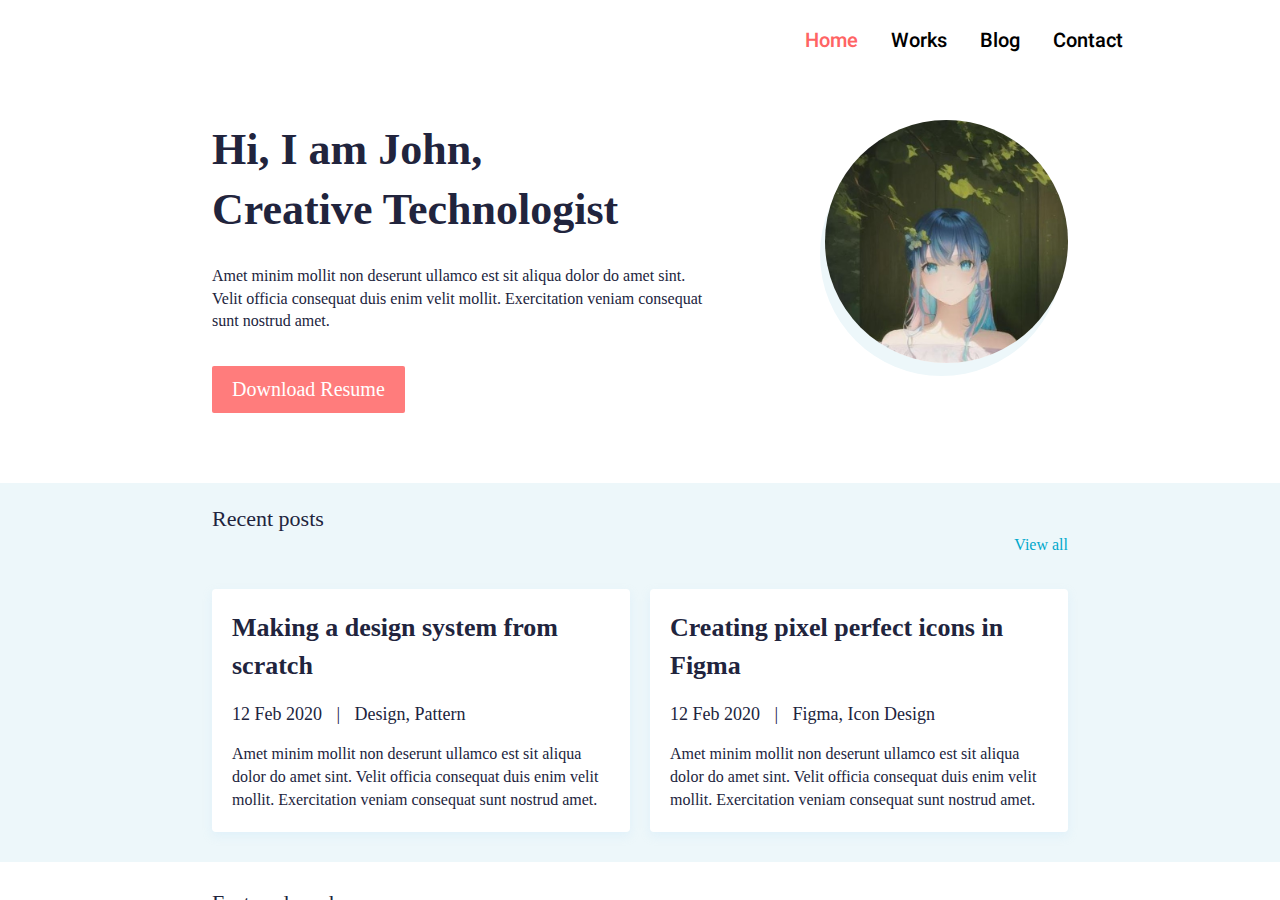
<file: index.html>
<!DOCTYPE html>
<html lang="en">
    <head>
    <meta charset="UTF-8">
    <meta http-equiv="X-UA-Compatible" content="IE=edge">
    <meta name="viewport" content="width=device-width, initial-scale=1.0">
    <title>Homepage</title>
    <link rel="stylesheet" href="css/fonts.css">
    <link rel="stylesheet" href="css/style.min.css">
   <link href="https://fonts.googleapis.com/css?family=Heebo:regular,500,700,900&display=swap" rel="stylesheet" />
    
    
</head>
<body>
<div class="wrapper">
      <header class="header">
    <div class="header_content">
       
  <!-- Меню бургер -->
  <div class="header_menu menu">
  <div class="menu_icon icon_menu">
    <span></span>
    <span></span>
    <span></span>
   </div>
   <nav class="menu_body">
    <ul class="menu_list">
        <li><a href="#" class="menu_link_active">Home</a></li>
        <li><a href="works.html" class="menu_link ">Works</a></li>
        <li><a href="blog.html" class="menu_link ">Blog</a></li>
        <li><a href="article.html" class="menu_link ">Contact</a></li>
    </ul>
   </nav></div>
   <!----------------------------------->
    </div>
  </header>
  
  
  

    <main class="page">
      <section class="hello">
        <div class="hello_container container">
            <div class="hello_content">
                <h1 class="hello_title title">Hi, I am John,<br>
Creative Technologist</h1>
               <div class="hello_text text">Amet minim mollit non deserunt ullamco est sit aliqua dolor do amet sint. Velit officia consequat duis enim velit mollit. Exercitation veniam consequat sunt nostrud amet.</div>
               <a href="" class="hello_btn btn">Download Resume</a>
            </div>
            <div class="hello_avatar">
                <img src="img/img1.jpg" alt="">
            </div>
        </div>
      </section>
      <section class="recent-posts">
        <div class="recent-posts_container container">
         <div class="recent-posts_header">
            <div class="recent-posts_title title-posts">Recent posts</div>
            <a href="" class="recent-posts view-all">View all</a>
         </div>
          <div class="recent-posts_items">
         <div class="recent-posts_column">
            <article class="recent-posts item recent-post">
                <a href="" class="recent-post_title ">Making a design system from scratch</a>
                <div class="recent-post_info">12 Feb 2020 <span>|</span> Design, Pattern</div>
                <div class="recent-post_text text">Amet minim mollit non deserunt ullamco est sit aliqua dolor do amet sint. Velit officia consequat duis enim velit mollit. Exercitation veniam consequat sunt nostrud amet.

                </div>

            </article>
         </div>
         <div class="recent-posts_column">
            <article class="recent-posts item recent-post">
                <a href="" class="recent-post_title "> Creating pixel perfect icons in Figma</a>
                <div class="recent-post_info">12 Feb 2020 <span>|</span> Figma, Icon Design</div>
                <div class="recent-post_text text">Amet minim mollit non deserunt ullamco est sit aliqua dolor do amet sint. Velit officia consequat duis enim velit mollit. Exercitation veniam consequat sunt nostrud amet.</div>

            </article>
         </div>
          </div>
        </div>
      </section>
      <section class="featured-works">
        <div class="feature-works_container container">
            <div class="feature-works_title title-posts">Featured works</div>
            <div class="feature-work_items works">
                <article class="works_item">
                    <a href="" class= "works_image _ibg">
                        <img src="img/works/2.png" alt="Works #1">
                    </a>
                    <div class="works_body">
                        <a class="works_title">Designing Dashboards</a>
                        <div class="works_info">
                            <div class="works_year">2020</div>
                            <div class="works_category"> Dashboard</div>
                        </div>
                        <div class="works_text text">Amet minim mollit non deserunt ullamco est sit aliqua dolor do amet sint. Velit officia consequat duis enim velit mollit. Exercitation veniam consequat sunt nostrud amet.</div>

                    </div>
                </article>
                <article class="works_item">
                    <a href="" class= "works_image _ibg">
                        <img src="img/works/1.png" alt="Works #1">
                    </a>
                    <div class="works_body">
                        <a class="works_title">Vibrant Portraits of 2020</a>
                        <div class="works_info">
                            <div class="works_year">2018</div>
                            <div class="works_category"> Illustration</div>
                        </div>
                        <div class="works_text text">Amet minim mollit non deserunt ullamco est sit aliqua dolor do amet sint. Velit officia consequat duis enim velit mollit. Exercitation veniam consequat sunt nostrud amet.</div>

                    </div>
                </article>
                <article class="works_item">
                    <a href="" class= "works_image _ibg">
                        <img src="img/works/3.png" alt="Works #1">
                    </a>
                    <div class="works_body">
                        <a class="works_title">36 Days of Malayalam type</a>
                        <div class="works_info">
                            <div class="works_year">2018</div>
                            <div class="works_category"> Typography</div>
                        </div>
                        <div class="works_text text">Amet minim mollit non deserunt ullamco est sit aliqua dolor do amet sint. Velit officia consequat duis enim velit mollit. Exercitation veniam consequat sunt nostrud amet.</div>

                    </div>
                </article>
            </div>
        </div>
      </section>
    </main>
    <footer class="footer">
    <div class="footer_content _container">
        <div class="footer_social social">
            <a href="" class="social_item icon-fb"></a>
            <a href="" class="social_item icon-Group"></a>
            <a href="" class="social_item icon-insta"></a>
            <a href="" class="social_item icon-Linkedin"></a>
        </div>
        <div class="footer_copy">Copyright ©2020 All rights reserved </div>
    </div>
</footer>
</div>
  
<script src="js/app.min.js"></script>
</body>
</html>
</file>
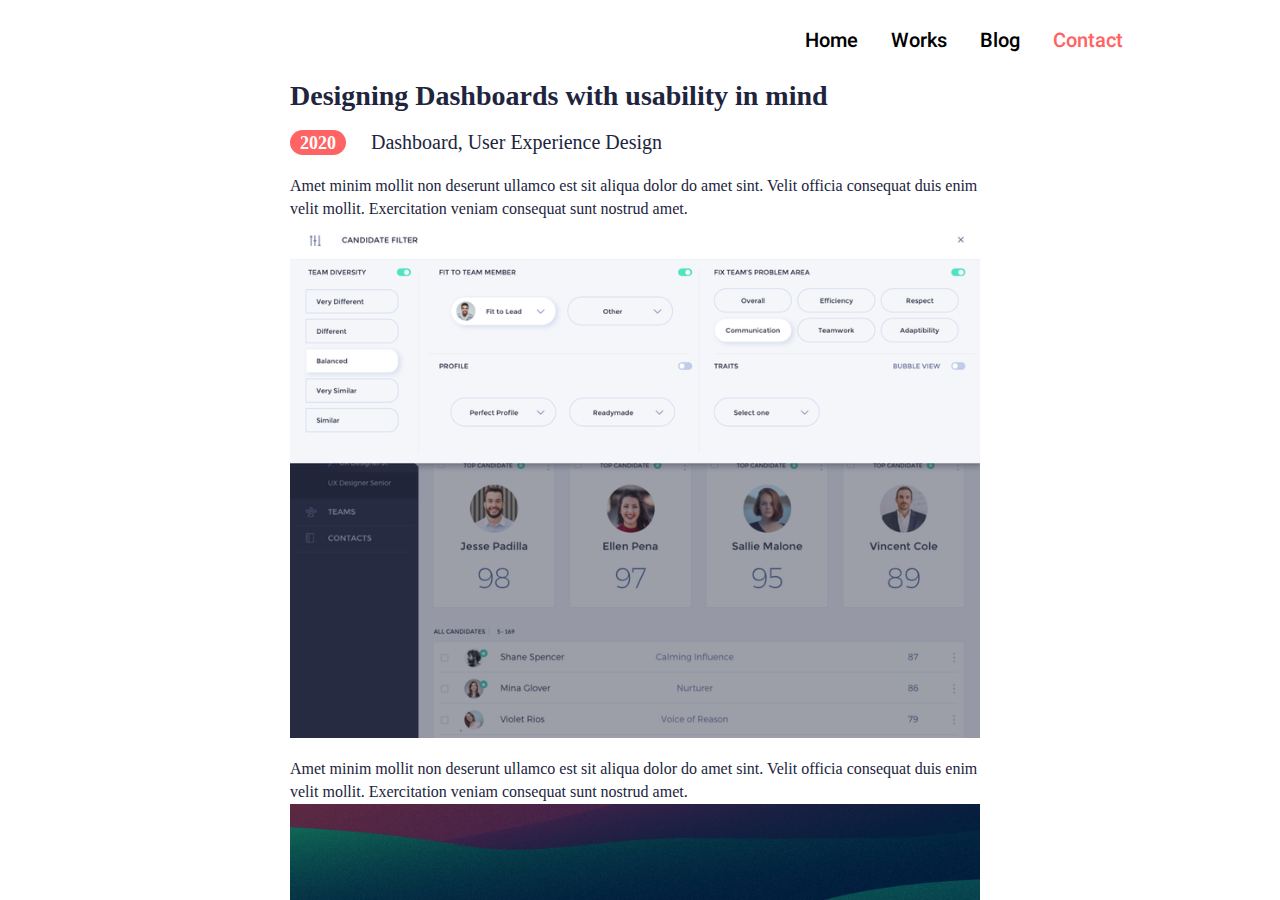
<file: article.html>
<!DOCTYPE html>
<html lang="en">
    <head>
    <meta charset="UTF-8">
    <meta http-equiv="X-UA-Compatible" content="IE=edge">
    <meta name="viewport" content="width=device-width, initial-scale=1.0">
    <title>Article</title>
    <link rel="stylesheet" href="css/fonts.css">
    <link rel="stylesheet" href="css/style.min.css">
   <link href="https://fonts.googleapis.com/css?family=Heebo:regular,500,700,900&display=swap" rel="stylesheet" />
    
    
</head>
<body>
<div class="wrapper">
      <header class="header">
    <div class="header_content">
       
  <!-- Меню бургер -->
  <div class="header_menu menu">
  <div class="menu_icon icon_menu">
    <span></span>
    <span></span>
    <span></span>
   </div>
   <nav class="menu_body">
    <ul class="menu_list">
      <li><a href="index.html" class="menu_link">Home</a></li>
        <li><a href="works.html" class="menu_link ">Works</a></li>
        <li><a href="blog.html" class="menu_link ">Blog</a></li>
        <li><a href="article.html" class="menu_link_active">Contact</a></li>
    </ul>
   </nav></div>
   <!----------------------------------->
    </div>
  </header>
  
  
  

    <main class="page">
        
      <div class=" article">
        
       <h1 class="artilce_title">Designing Dashboards with usability in mind</h1>
         <div class="article_info">
            <div class="article_year">2020</div>
            <div class="article_category">Dashboard, User Experience Design</div>
         </div>
         <div class="article_text">
         <p >Amet minim mollit non deserunt ullamco est sit aliqua dolor do amet sint. Velit officia consequat duis enim velit mollit. Exercitation veniam consequat sunt nostrud amet.</p>
         <img src="img/articl/1.png" alt="" >
         <p >Amet minim mollit non deserunt ullamco est sit aliqua dolor do amet sint. Velit officia consequat duis enim velit mollit. Exercitation veniam consequat sunt nostrud amet.</p>
         <img src="img/articl/2.png" alt="">
         <img src="img/articl/3.png" alt="">
      </div></div>
    </main>
    <footer class="footer">
    <div class="footer_content _container">
        <div class="footer_social social">
            <a href="" class="social_item icon-fb"></a>
            <a href="" class="social_item icon-Group"></a>
            <a href="" class="social_item icon-insta"></a>
            <a href="" class="social_item icon-Linkedin"></a>
        </div>
        <div class="footer_copy">Copyright ©2020 All rights reserved </div>
    </div>
</footer>
</div>
  
<script src="js/app.min.js"></script>
</body>
</html>
</file>
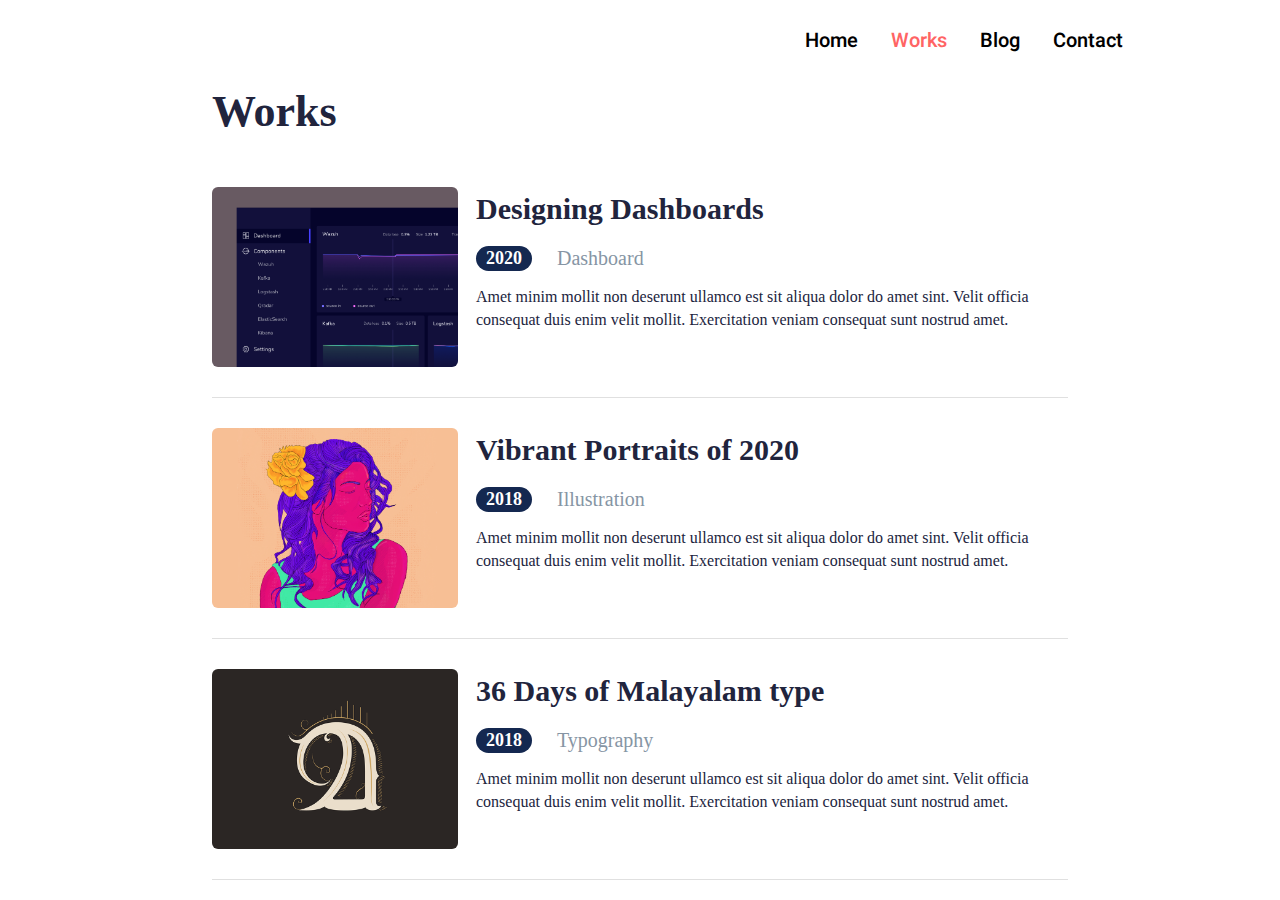
<file: works.html>
<!DOCTYPE html>
<html lang="en">
    <head>
    <meta charset="UTF-8">
    <meta http-equiv="X-UA-Compatible" content="IE=edge">
    <meta name="viewport" content="width=device-width, initial-scale=1.0">
    <title>Works</title>
    <link rel="stylesheet" href="css/fonts.css">
    <link rel="stylesheet" href="css/style.min.css">
   <link href="https://fonts.googleapis.com/css?family=Heebo:regular,500,700,900&display=swap" rel="stylesheet" />
    
    
</head>
<body>
<div class="wrapper">
      <header class="header">
    <div class="header_content">
       
  <!-- Меню бургер -->
  <div class="header_menu menu">
  <div class="menu_icon icon_menu">
    <span></span>
    <span></span>
    <span></span>
   </div>
   <nav class="menu_body">
    <ul class="menu_list">
        <li><a href="index.html" class="menu_link">Home</a></li>
        <li><a href="works.html" class="menu_link_active">Works</a></li>
        <li><a href="blog.html" class="menu_link ">Blog</a></li>
        <li><a href="article.html" class="menu_link ">Contact</a></li>
    </ul>
   </nav></div>
   <!----------------------------------->
    </div>
  </header>
  
  
  

    <main class="page">
        
      <div class="works page_container container">
        
       <h1 class="works_main-title title">Works</h1>
            
            <div class="works_items">
                <article class="works_item">
                    <a href="" class= "works_image _ibg">
                        <img src="img/works/2.png" alt="Works #1">
                    </a>
                    <div class="works_body">
                        <a class="works_title">Designing Dashboards</a>
                        <div class="works_info">
                            <div class="works_year">2020</div>
                            <div class="works_category"> Dashboard</div>
                        </div>
                        <div class="works_text text">Amet minim mollit non deserunt ullamco est sit aliqua dolor do amet sint. Velit officia consequat duis enim velit mollit. Exercitation veniam consequat sunt nostrud amet.</div>

                    </div>
                </article>
                <article class="works_item">
                    <a href="" class= "works_image _ibg">
                        <img src="img/works/1.png" alt="Works #2">
                    </a>
                    <div class="works_body">
                        <a class="works_title">Vibrant Portraits of 2020</a>
                        <div class="works_info">
                            <div class="works_year">2018</div>
                            <div class="works_category"> Illustration</div>
                        </div>
                        <div class="works_text text">Amet minim mollit non deserunt ullamco est sit aliqua dolor do amet sint. Velit officia consequat duis enim velit mollit. Exercitation veniam consequat sunt nostrud amet.</div>

                    </div>
                </article>
                <article class="works_item">
                    <a href="" class= "works_image _ibg">
                        <img src="img/works/3.png" alt="Works #3">
                    </a>
                    <div class="works_body">
                        <a class="works_title">36 Days of Malayalam type</a>
                        <div class="works_info">
                            <div class="works_year">2018</div>
                            <div class="works_category"> Typography</div>
                        </div>
                        <div class="works_text text">Amet minim mollit non deserunt ullamco est sit aliqua dolor do amet sint. Velit officia consequat duis enim velit mollit. Exercitation veniam consequat sunt nostrud amet.</div>

                    </div>
                </article>
                <article class="works_item">
                    <a href="" class= "works_image _ibg">
                        <img src="img/works/4.png" alt="Works #4">
                    </a>
                    <div class="works_body">
                        <a class="works_title">Components</a>
                        <div class="works_info">
                            <div class="works_year">2018</div>
                            <div class="works_category"> Components, Design</div>
                        </div>
                        <div class="works_text text">Amet minim mollit non deserunt ullamco est sit aliqua dolor do amet sint. Velit officia consequat duis enim velit mollit. Exercitation veniam consequat sunt nostrud amet.</div>

                    </div>
                </article>
            </div>
       

       
       
      </div>
    </main>
    <footer class="footer">
    <div class="footer_content _container">
        <div class="footer_social social">
            <a href="" class="social_item icon-fb">
                </a>
            <a href="" class="social_item icon-Group"></a>
            <a href="" class="social_item icon-insta"></a>
            <a href="" class="social_item icon-Linkedin"></a>
        </div>
        <div class="footer_copy">Copyright ©2020 All rights reserved </div>
    </div>
</footer>
</div>
  
<script src="js/app.min.js"></script>
</body>
</html>
</file>
<file: css/fonts.css>
@font-face {
  font-family: 'icomoon';
  src:  url('../fonts.eot?an4m5f');
  src:  url('../fonts/icomoon.eot?an4m5f#iefix') format('embedded-opentype'),
    url('../fonts/icomoon.ttf?an4m5f') format('truetype'),
    url('../fonts/icomoon.woff?an4m5f') format('woff'),
    url('../fonts/icomoon.svg?an4m5f#icomoon') format('svg');
  font-weight: normal;
  font-style: normal;
  font-display: block;
}

[class^="icon-"]::before, [class*=" icon-"]::before {
  /* use !important to prevent issues with browser extensions that change fonts */
  font-family: 'icomoon' !important;
  speak: never;
  font-style: normal;
  font-weight: normal;
  font-variant: normal;
  text-transform: none;
  line-height: 1;

  /* Better Font Rendering =========== */
  -webkit-font-smoothing: antialiased;
  -moz-osx-font-smoothing: grayscale;
}

.icon-fb:before {
  content: "\e900";
}
.icon-Group:before {
  content: "\e901";
}
.icon-insta:before {
  content: "\e902";
}
.icon-Linkedin:before {
  content: "\e903";
}
</file>
<file: css/style.min.css>
* {
  padding: 0;
  margin: 0;
  border: 0;
}

*, *:before, *:after {
  -moz-box-sizing: border-box;
  -webkit-box-sizing: border-box;
  box-sizing: border-box;
}

:focus, :active {
  outline: none;
}

a:focus, a:active {
  outline: none;
}

nav, footer, header, aside {
  display: block;
}

html, body, .wrapper {
  width: 100%;
  height: 100%;
  font-style: 100%;
  line-height: 1;
  font-style: 14px;
  -ms-text-size-adjust: 100%;
  -moz-text-size-adjust: 100%;
  -webkit-text-size-adjust: 100%;
}

input, button, textarea {
  font-family: inherit;
}

input::-ms-clear {
  display: none;
}

button {
  cursor: pointer;
}
button::-moz-focus-inner {
  padding: 0;
  border: 0;
}

a, a:visited {
  text-decoration: none;
}

a:hover {
  text-decoration: none;
}

ul li {
  list-style-type: none;
}

img {
  vertical-align: top;
}

body.lock {
  overflow: hidden;
}

 h2, h3, h4, h5, h6 {
  font-style: inherit;
  font-weight: 400;
}

body {
  color: #21243D;
  font-size: 14px;
}
body.lock {
  overflow: hidden;
}
body.lock .page {
  opacity: 0.5;
}

@font-face {
  font-family: Heebo;
  font-display: swap;
  src: url("../fonts/Heebo-Black.woff2") format("woff2");
  font-weight: 900;
  font-style: normal;
}
@font-face {
  font-family: Heebo;
  font-display: swap;
  src: url("../fonts/Heebo-Bold.woff2") format("woff2");
  font-weight: 700;
  font-style: normal;
}
@font-face {
  font-family: Heebo;
  font-display: swap;
  src: url("../fonts/Heebo-Medium.woff2") format("woff2");
  font-weight: 500;
  font-style: normal;
}
@font-face {
  font-family: Heebo;
  font-display: swap;
  src: url("../fonts/Heebo-Regular.woff2") format("woff2");
  font-weight: 400;
  font-style: normal;
}
.header {
  position: relative;
  z-index: 100;
  font-family: Heebo;
  font-display: swap;
  src: url("../fonts/Heebo-Black.woff2") format("woff2");
  font-weight: 900;
  font-style: normal;
}
.header_content {
  max-width: 1052px;
  padding: 0 10px;
  margin: 0 auto;
}
.header_menu {
  height: 82px;
  padding: 10px 0;
  align-items: center;
  display: flex;
  justify-content: flex-end;
}
@media (max-width: 767.98px) {
  .header_menu {
    height: 50px;
  }
}

.menu .icon_menu {
  display: none;
}
@media (max-width: 767.98px) {
  .menu .icon_menu {
    display: block;
    position: relative;
    width: 30px;
    height: 18px;
    cursor: pointer;
    z-index: 5;
  }
  .menu .icon_menu span {
    transition: all 0.3s ease 0s;
    top: calc(50% - 1px);
    left: 0;
    position: absolute;
    width: 100%;
    height: 2px;
    background-color: black;
  }
  .menu .icon_menu span:first-child {
    top: 0px;
  }
  .menu .icon_menu span:last-child {
    top: auto;
    bottom: 0px;
  }
  .menu .icon_menu.active span {
    transform: scale(0);
  }
  .menu .icon_menu.active span:first-child {
    transform: rotate(-45deg);
    top: calc(50% - 1px);
  }
  .menu .icon_menu.active span:last-child {
    transform: rotate(45deg);
    bottom: calc(50% - 1px);
  }
}
@media (max-width: 767.98px) {
  .menu_body {
    transform: translate(0px, -100%);
    transition: transform 0.8s ease 0s;
    position: fixed;
    width: 100%;
    height: 100%;
    top: 0;
    left: 0;
    overflow: auto;
    padding: 70px 10px 30px 10px;
  }
  .menu_body.active {
    transform: translate(0px, 0%);
  }
}
.menu_list li {
  margin: 0px 0px 30px 0px;
}
.menu_list li:last-clild {
  margin: 0px 0px 0px 0px;
}
@media (min-width: 767.98px) {
  .menu_list {
    display: flex;
  }
  .menu_list li {
    margin: 0px 33px 0px 0px;
  }
}
.menu_link {
  font-size: 20px;
  font-weight: 500;
  color: black;
  transition: color 0.3s ease 0s;
}
.menu_link_active {
  color: #ff6464;
  font-size: 20px;
  font-weight: 500;
}
@media (min-width: 991.98px) {
  .menu_link:hover {
    color: #ff6464;
  }
}
@media (max-width: 767.98px) {
  .menu_link {
    font-size: 40px;
    display: block;
    text-align: center;
  }
}

.wrapper {
  width: 100%;
  min-height: 100%;
  overflow: auto;
  display: flex;
  flex-direction: column;
}

.container {
  max-width: 856px;
  margin: 0 auto;
}
@media (max-width: 868px) {
  .container {
    max-width: 750px;
  }
}
@media (max-width: 991.98px) {
  .container {
    max-width: none;
    padding: 0 10px;
  }
}

.hello {
  padding: 38px 0px 70px 0px;
}
@media (max-width: 868px) {
  .hello {
    padding: 0px 0px 70px 0px;
  }
}
@media (max-width: 767.98px) {
  .hello {
    padding: 0px 0px 60px 0px;
  }
}
.hello_container {
  display: flex;
}
@media (max-width: 767.98px) {
  .hello_container {
    text-align: center;
    flex-direction: column-reverse;
  }
}
.hello_content {
  align-items: flex-start;
  padding: 0px 110px 0px 0px;
  flex: 1 1 auto;
}
.hello_content *:last-child {
  margin-bottom: 0;
}
@media (max-width: 868px) {
  .hello_content {
    padding: 18px 50px 0px 0px;
  }
}
@media (max-width: 767.98px) {
  .hello_content {
    padding: 40px 0px 0px 0px;
  }
}
.hello_title {
  margin: 0px 0px 25px 0px;
}
@media (max-width: 767.98px) {
  .hello_title {
    margin: 0px 0px 20px 0px;
  }
}
.hello_text {
  padding: 0px 0px 33px 0px;
}
@media (max-width: 767.98px) {
  .hello_text {
    padding: 0 15px;
    margin: 0px 0px 25px 0px;
  }
}
.hello_btn {
  margin: 0px 0px 25px 0px;
}
@media (max-width: 767.98px) {
  .hello_btn {
    margin: 0px 0px 20px 0px;
  }
}
.hello_avatar {
  flex: 0 0 243px;
  height: 243px;
  border-radius: 50%;
  position: relative;
  overflow: hidden;
  box-shadow: -5px 13px 0px 0px #EDF7FA;
  text-align: center;
}
.hello_avatar img {
  max-width: 100%;
}
@media (max-width: 767.98px) {
  .hello_avatar {
    width: 170px;
    flex: 0 0 170px;
    height: 170px;
    margin: 0 auto;
  }
}

.btn {
  background-color: #FF7C7C;
  border-radius: 2px;
  height: 47px;
  font-weight: 500;
  font-size: 20px;
  line-height: 145%;
  color: #fff;
  display: inline-flex;
  align-items: center;
  justify-content: center;
  text-align: center;
  transition: background-color 0.3s ease 0s;
  padding: 0px 20px;
}
@media (min-width: 992px) {
  .btn:hover {
    background-color: #d45f5f;
  }
}
.btn._fw {
  width: 100%;
}

.recent-posts {
  background-color: #EDF7FA;
  padding: 25px 0px 13px 0px;
}
@media (max-width: 767.98px) {
  .recent-posts {
    padding: 25px 0px 23px 0px;
  }
}
.recent-posts_header {
  display: flex;
  margin: 0px 0px 20px 0px;
}
.recent-posts_title {
  padding: 0px 20px 0px 0px;
  flex: 1 1 auto;
}
@media (max-width: 767.98px) {
  .recent-posts_title {
    text-align: center;
  }
}
.recent-posts.view-all {
  flex: 0 0 auto;
  font-size: 16px;
  line-height: 23px;
  color: #00A8CC;
}
@media (max-width: 767.98px) {
  .recent-posts.view-all {
    display: none;
  }
}
.recent-posts_items {
  margin: 0 -10px;
}
@media (min-width: 767.98px) {
  .recent-posts_items {
    display: flex;
  }
}
.recent-posts_column {
  flex: 0 1 50%;
  padding: 0 10px;
  margin: 0px 0px 17px 0px;
}

.recent-post {
  background-color: #fff;
  box-shadow: 0px 4px 10px rgba(187, 225, 250, 0.25);
  border-radius: 4px;
  padding: 20px;
}
@media (max-width: 767.98px) {
  .recent-post {
    padding: 15px;
  }
}
.recent-post *:last-child {
  margin-bottom: 0;
}
.recent-post_title {
  display: inline-block;
  color: inherit;
  font-size: 26px;
  font-weight: 700;
  line-height: 146.1538461538%;
  transition: color 0.3s ease 0s;
  margin: 0px 0px 17px 0px;
}
@media (min-width: 991.98px) {
  .recent-post_title:hover {
    color: #FF7C7C;
  }
}
@media (max-width: 767.98px) {
  .recent-post_title {
    font-size: 22px;
    margin: 0px 0px 10px 0px;
  }
}
.recent-post_info {
  margin: 0px 0px 15px 0px;
  font-size: 18px;
  line-height: 144.4444444444%;
}
.recent-post_info span {
  margin: 0 10px;
}
@media (max-width: 767.98px) {
  .recent-post_info {
    font-size: 16px;
    margin: 0px 0px 10px 0px;
  }
}
.recent-post_text {
  margin: 0px 0px 15px 0px;
}

.featured-works {
  padding: 30px 0px 80px 0px;
}
@media (max-width: 767.98px) {
  .featured-works {
    padding: 0px 0px 30px 0px;
  }
}
.featured-works_title {
  margin: 0px 0px 20px 0px;
}
@media (max-width: 767.98px) {
  .featured-works_items {
    display: flex;
    overflow: auto;
  }
}
@media (max-width: 767.98px) {
  .featured-works_items_item {
    flex: 0 0 90%;
    margin: 0px 15px 0px 0px;
  }
}

.works_items {
  padding: 0px 0px 60px 0px;
}
@media (max-width: 767.98px) {
  .works_items {
    padding: 0px 0px 30px 0px;
  }
}

.works_item {
  padding: 0px 0px 30px 0px;
  margin: 0px 0px 30px 0px;
  border-bottom: 1px solid #e0e0e0;
}
.works_item:last-child {
  margin-bottom: 0;
}
@media (min-width: 767.98px) {
  .works_item {
    display: flex;
    align-items: flex-start;
  }
}

.works_image {
  display: block;
  flex: 0 0 246px;
  border-radius: 6px;
  min-height: 180px;
  overflow: hidden;
}
@media (max-width: 767.98px) {
  .works_image {
    margin: 0px 0px 17px 0px;
    padding: 0px 0px 60% 0px;
  }
}

.works_body {
  flex: 1 1 auto;
}
@media (min-width: 767.98px) {
  .works_body {
    padding: 0px 0px 0px 18px;
  }
}

.works_main-title {
  margin: 0px 0px 45px 0px;
}
@media (max-width: 767.98px) {
  .works_main-title {
    margin: 0px 0px 20px 0px;
  }
}

.works_title {
  color: inherit;
  display: inline-block;
  font-size: 30px;
  font-weight: 700;
  line-height: 146.6666666667%;
  margin: 0px 0px 15px 0px;
  transition: color 0.3s ease 0s;
}
@media (max-width: 767.98px) {
  .works_title {
    font-size: 24px;
  }
}
.works_title:hover {
  color: #ff6464;
}

.works_info {
  display: flex;
  align-items: center;
  margin: 0px 0px 15px 0px;
}

.works_year {
  background-color: #142850;
  border-radius: 16px;
  height: 25px;
  padding: 0px 10px;
  display: inline-flex;
  justify-content: center;
  align-items: center;
  color: #fff;
  font-weight: 900;
  font-size: 18px;
}

.works_category {
  color: #8695A4;
  font-size: 20px;
  margin: 0px 0px 0px 25px;
}

.footer {
  text-align: center;
  padding: 50px 0px;
}
@media (max-width: 767.98px) {
  .footer {
    padding: 30px 0px;
  }
}
.footer_social {
  margin: 0px 0px 25px 0px;
}

.blog {
  padding-bottom: 50px;
}
@media (max-width: 767.98px) {
  .blog {
    padding-bottom: 30px;
  }
}
.blog_title {
  margin: 0px 0px 50px 0px;
}
@media (max-width: 767.98px) {
  .blog_title {
    margin: 0px 0px 20px 0px;
  }
}
.blog_article-name {
  font-size: 30px;
  font-weight: 500;
  display: inline-block;
  line-height: 146.6666666667%;
  margin: 0px 0px 10px 0px;
  transition: color 0.3s ease 0s;
  color: inherit;
}
.blog_article-name:hover {
  color: #ff6464;
}
@media (max-width: 767.98px) {
  .blog_article-name {
    font-size: 26px;
  }
}
.blog_item {
  border-bottom: 1px solid #E0E0E0;
  margin: 0px 0px 30px 0px;
  padding: 0px 0px 30px 0px;
}
.blog_item:last-child {
  margin: 0px 0px 0px 0px;
}
@media (max-width: 767.98px) {
  .blog_item {
    margin: 0px 0px 25px 0px;
    padding: 0px 0px 25px 0px;
  }
}
.blog_info {
  display: flex;
  font-size: 20px;
  margin: 0px 0px 10px 0px;
}
@media (max-width: 767.98px) {
  .blog_info {
    font-size: 16px;
  }
}
.blog_separator {
  margin: 0px 15px;
}
.blog_category {
  color: #8695A4;
}

.article {
  max-width: 700px;
  padding: 0px 10px 30px 0px;
  margin: 0 auto;
}
.article_title {
  font-size: 34px;
  font-weight: 700;
  line-height: 147.0588235294%;
  margin: 0px 0px 30px 0px;
}
@media (max-width: 767.98px) {
  .article_title {
    font-size: 30px;
  }
}
.article_info {
  display: flex;
  margin:20px 0px 20px 0px;
}
.article_year {
  background-color: #ff6464;
  border-radius: 16px;
  height: 25px;
  padding: 0px 10px;
  font-size: 18px;
  font-weight: 900;
  display: flex;
  align-items: center;
  justify-content: center;
  color: #fff;
}
.article_category {
  align-self: center;
  font-size: 20px;
  margin: 0px 0px 0px 25px;
  line-height: 125%;
}
@media (max-width: 767.98px) {
  .article_category {
    font-size: 18px;
  }
}
.article_text {
  margin: 0px 0px 20px 0px;
}
.article_text img {
  max-width: 100%;
  margin: 0px 0px 20px 0px;
}

.title {
  font-size: 44px;
  font-weight: 700;
  line-height: 136.3636363636%;
  color: #21243D;
}
@media (max-width: 767.98px) {
  .title {
    font-size: 32px;
  }
}

.text, .article_text p {
  font-size: 16px;
  line-height: 143.75%;
  color: #21243D;
}

.title-posts {
  font-size: 22px;
}
@media (max-width: 767.98px) {
  .title-posts {
    align-items: center;
    font-size: 18px;
  }
}

@media (max-width: 767.98px) {
  .page {
    padding: 30px 0px 0px 0px;
  }
}

._ibg {
  position: relative;
}
._ibg img {
  position: absolute;
  width: 100%;
  height: 100%;
  top: 0;
  left: 0;
  object-fit: cover;
}

.social {
  display: flex;
  justify-content: center;
  align-items: center;
}
.social_item {
  transition: color 0.3s ease 0s;
  margin: 0px 17px;
  font-size: 30px;
  color: inherit;
}
@media (min-width: 991.98px) {
  .social_item:hover {
    color: #ff6464;
  }
}
</file>
